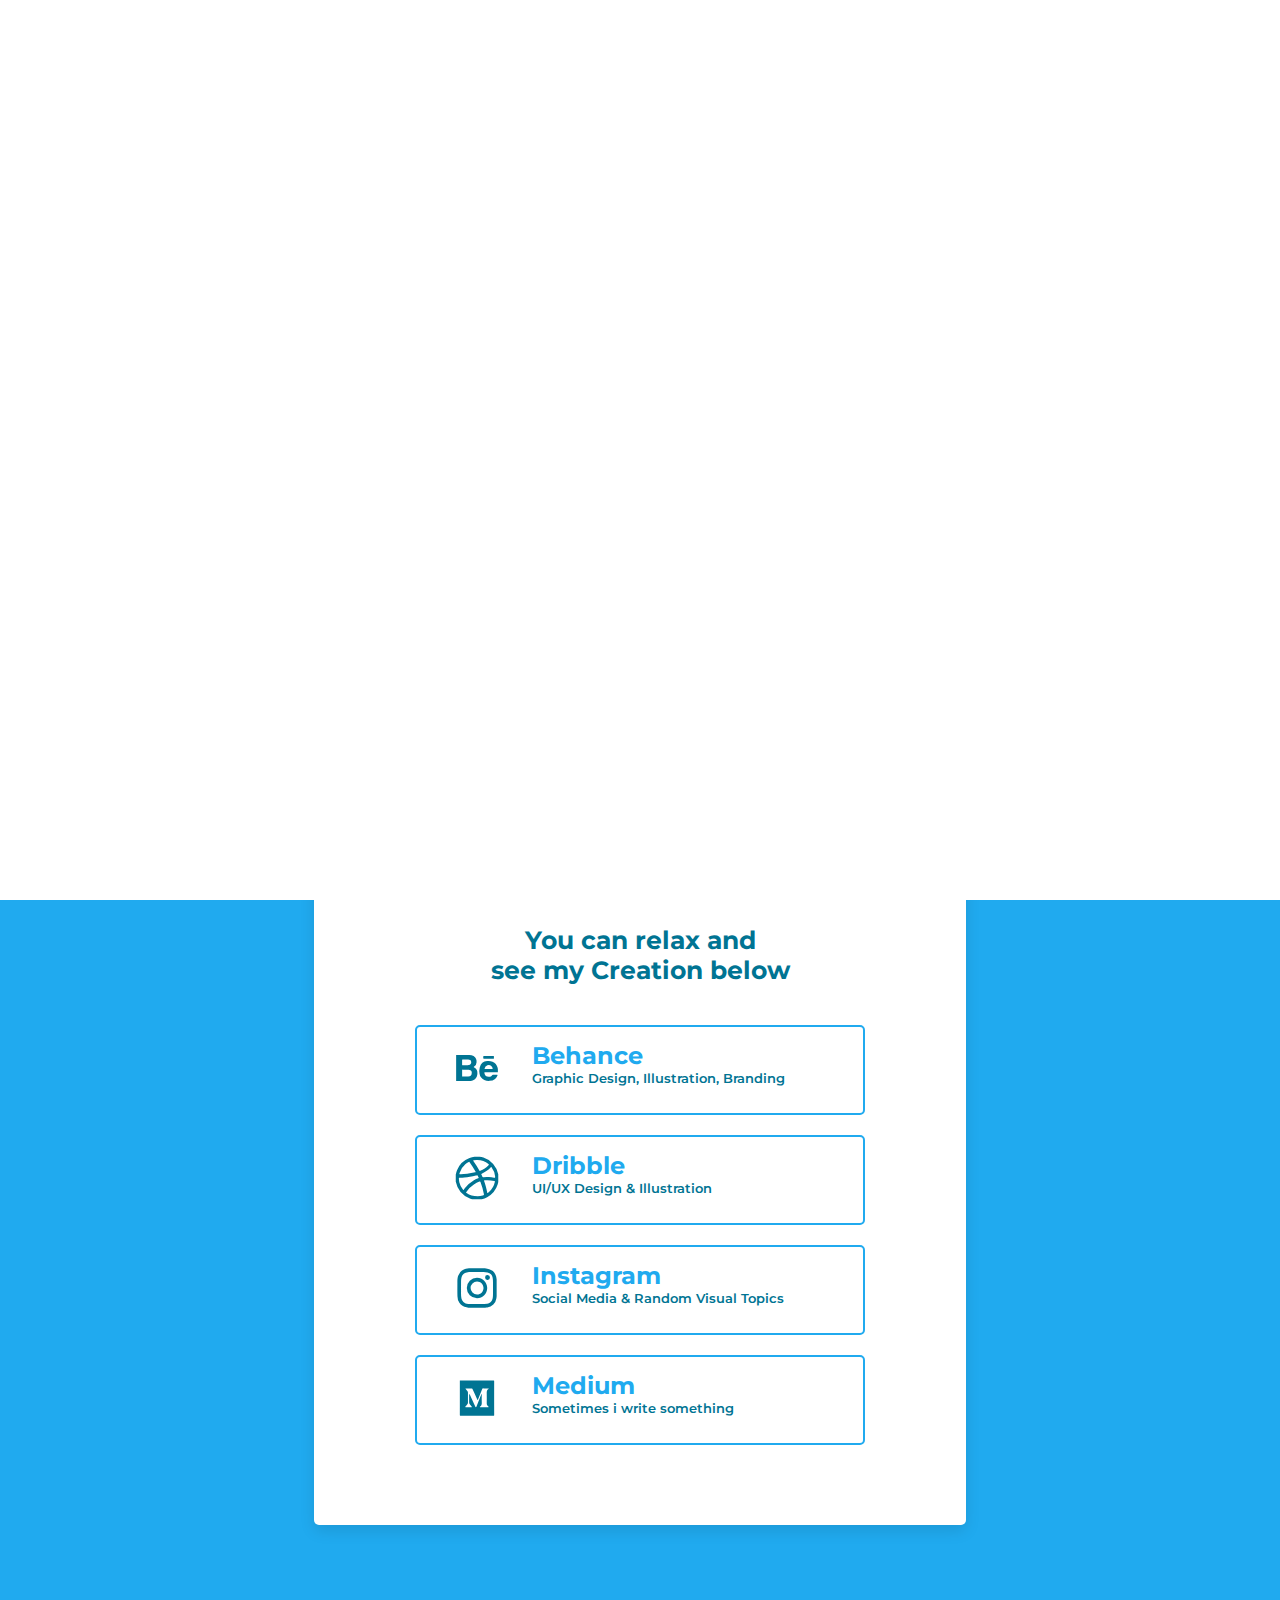
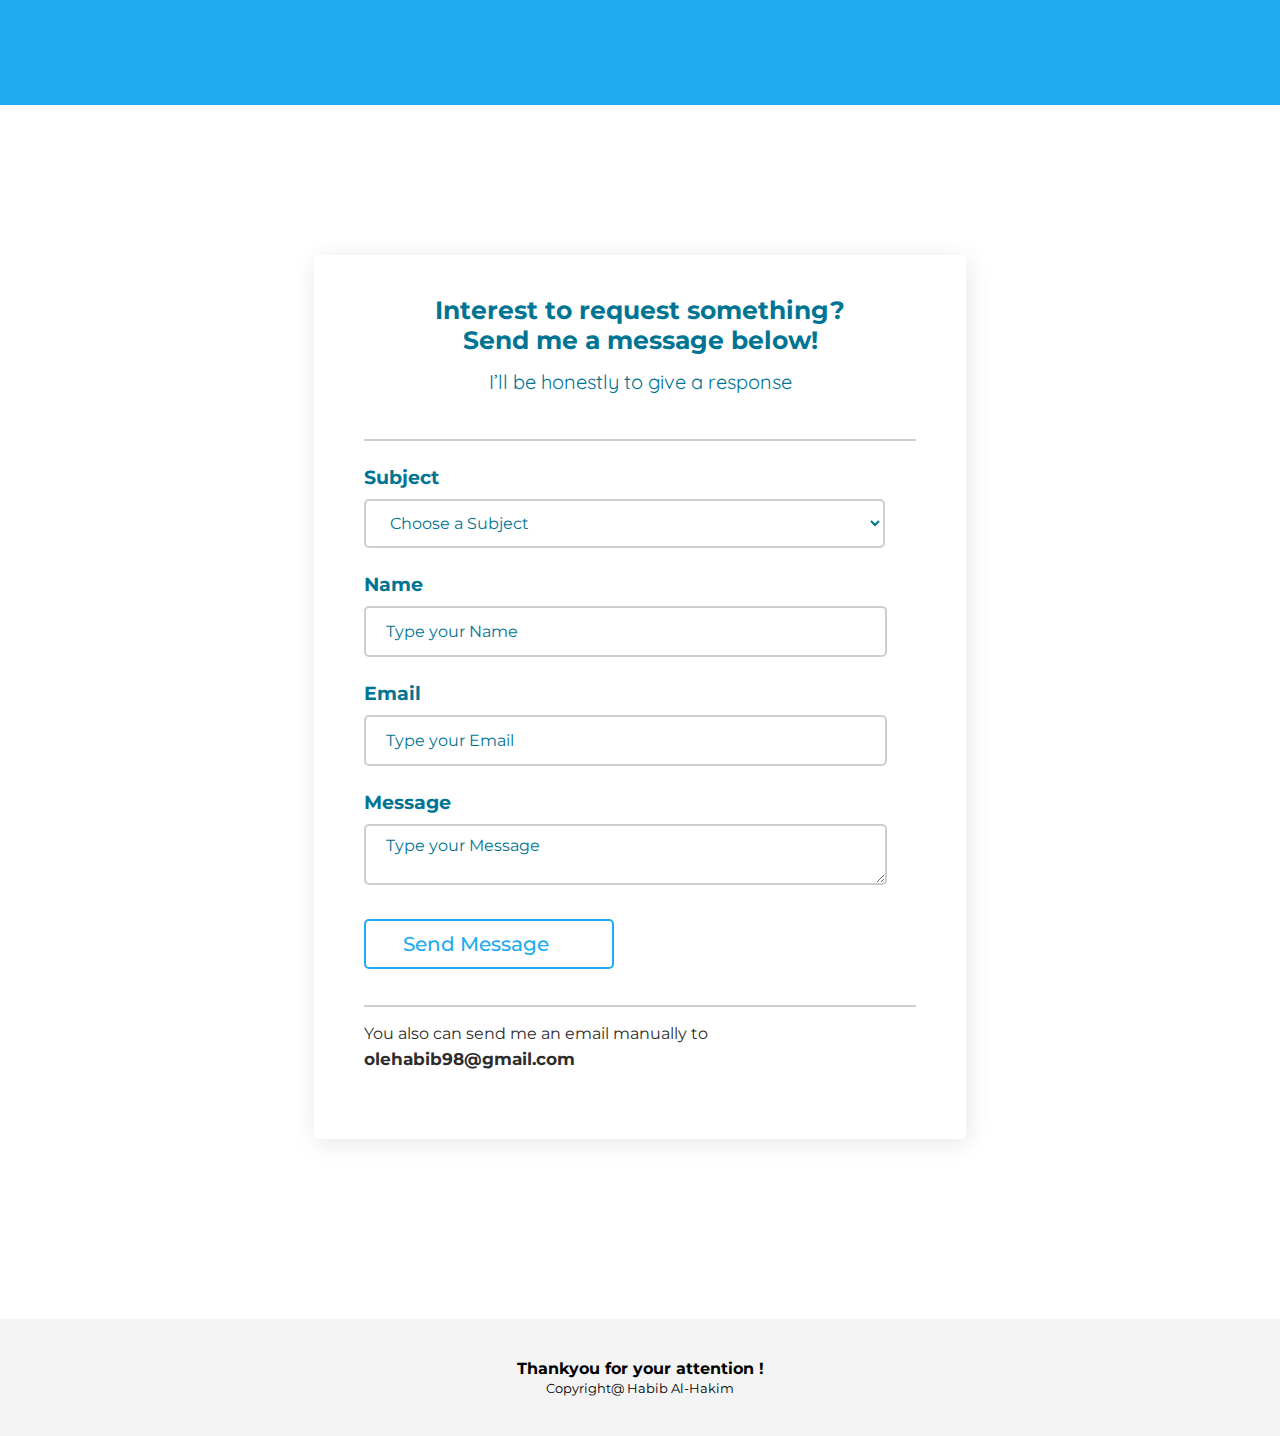
<file: index.html>
<!DOCTYPE html>
<html>
  <head>
      <meta charset="utf-8" />
      <meta content="IE=edge,chrome=1" http-equiv="X-UA-Compatible" />
      <title>Profile of Habib Al-Hakim : Reach me if you need Graphic Design, Illustration, & Website Development</title>
      <link rel="icon" href="img/icon.png" type="image/gif" sizes="16x16">
      <meta name="viewport" content="width=device-width, initial-scale=1.0, maximum-scale=1.0, user-scalable=no" />

      <link rel="stylesheet" href="https://use.fontawesome.com/releases/v5.6.3/css/all.css" integrity="sha384-UHRtZLI+pbxtHCWp1t77Bi1L4ZtiqrqD80Kn4Z8NTSRyMA2Fd33n5dQ8lWUE00s/" crossorigin="anonymous">
      <link rel="stylesheet" href="css/habib.css">
      <link href="https://fonts.googleapis.com/css?family=Quicksand" rel="stylesheet">
      <link href="https://fonts.googleapis.com/css?family=Montserrat:500,600,700" rel="stylesheet">

          <meta name="description" content="The profile of Habib Al-Hakim as a means of Branding on the fields of Graphic Design, Illustration, and Website Development"
      />
          <meta property="og:type" content="website">
          <meta property="og:title" content="Profile of Habib Al-Hakim (olehabib)">
          <meta property="og:url" content="http://olehabib.github.io">
          <meta property="og:image" content="http://olehabib.github.io/img/profile.png" />
          <meta name="theme-color-olehabib" content="#14BAF4">
  </head>
  <body>
    <div itemscope itemtype="http://schema.org/Person">
      <meta itemprop="name" content="Habib Al-Hakim"/>
      <meta itemprop="name" content="olehabib"/>
    </div>
      <div itemscope itemtype="http://schema.org/CreativeWork">
        <meta itemprop="image" content="https://olehabib.github.io/" />
        <meta itemprop="author" content="Habib Al-Hakim" />
        <meta itemprop="author" content="olehabib" />
        <meta itemprop="publisher" content="Habib Al-Hakim" />
        <meta itemprop="publisher" content="olehabib" />
        <meta itemprop="about" content="design" />
        <meta itemprop="about" content="website" />
        <meta itemprop="creator" content="olehabib" />
      </div>
    <div id="preloader">
    </div>
    <header class="container" style="padding-top: 12%; padding-bottom: 13%; margin-bottom: 20px">
      <div class="foto">
        <img id="mydiv" class="foto i00" alt="Profile Picture @olehabib - Habib Al-hakim" title="@olehabib - Habib Al-hakim" src="img/profile.png">
        <img id="mydiv1" class="foto i0" alt="Profile Picture @olehabib - Habib Al-hakim" title="@olehabib - Habib Al-hakim" src="img/profile2.png"  style="display: none;">
      </div>
      <div class="about">
        <h1>Hello!<br>Nice to meet you</h1>
        <p style=""><b>My name is Habib Al-Hakim,</b> you can call me Habib. I currently live in Surabaya, working full time as a UI / UX Designer and love to explore Illustrations</p>
        
          <button class="btn1 btnx" id="btn1" aria-label="Read more Linkedin">
          <a target="_blank" rel="nofollow noopener" title="Linkedin Habib Al-Hakim" href="https://www.linkedin.com/in/habib-al-hakim-a097aa172/">
            <i class="fab fa-linkedin"></i>
            <span style="font-family: Montserrat; font-weight: 500; font-size: 15pt; vertical-align: middle;">Read more</span>
            <i class="fas fa-angle-right"></i>
            </a>
          </button>
      </div>
    </header>

    <main>
    <div>
    <div style="background-color: #20AAEF;">
      <div class="container" style="position: relative; margin-top: 30px;">
        <div class="blue" style="height: auto; width: auto;">

          <div class="whitecard" style="text-align: center; margin-top: 60px">
            <h2 class="x" style="margin-bottom: 40px; margin-top: 10px; color: #007493">You can relax and<br>see my Creation below</h2>
            <div style="height: 110px">
              <button  id="btn2" class="btn1 expand_btn">
                <a class="containers" target="_blank" rel="nofollow noopener" title="Behance Habib Al-Hakim" href="https://www.behance.net/olehabib">
                  <div class="icon">
                    <img alt="Logo of Behance" src="img/be.svg">
                  </div>
                  <div class="text">
                    <span class="span-head-btn">Behance</span>
                    <br><span id="p" class="span-text-btn">Graphic Design, Illustration, Branding</span>
                  </div>
                  <div class="arrow">
                    <i class="fas fa-angle-right"></i>
                  </div>
                </a>
              </button>
            </div>

            <div style="height: 110px">
              <button  id="btn2" class="btn1 expand_btn">
                <a class="containers" rel="nofollow noopener" title="Dribble Habib Al-Hakim" target="_blank" href="https://dribbble.com/olehabib">
                  <div class="icon">
                    <img  alt="Logo of Dribble" src="img/dr.svg">
                  </div>
                  <div class="text">
                    <span class="span-head-btn">Dribble</span>
                    <br><span id="p" class="span-text-btn">UI/UX Design & Illustration</span>
                  </div>
                  <div class="arrow">
                    <i class="fas fa-angle-right"></i>
                  </div>
                </a>
              </button>
            </div>

            <div style="height: 110px">
              <button id="btn2" class="btn1 expand_btn">
                <a class="containers" target="_blank" rel="nofollow noopener" title="Instagram Habib Al-Hakim / @olehabib" href="https://www.instagram.com/olehabib">
                  <div class="icon">
                    <img  alt="Logo of Instagram" src="img/in.svg">
                  </div>
                  <div class="text">
                    <span class="span-head-btn">Instagram</span>
                    <br><span id="p" class="span-text-btn">Social Media & Random Visual Topics</span>
                  </div>
                  <div class="arrow">
                    <i class="fas fa-angle-right"></i>
                  </div>
                </a>
              </button>
            </div>

            <div style="height: 110px">
              <button id="btn2" class="btn1 expand_btn">
                <a class="containers" target="_blank" rel="nofollow noopener" title="Medium Habib Al-Hakim" href="https://medium.com/@olehabib">
                  <div class="icon">
                    <img alt="Logo of Medium" src="img/me.svg">
                  </div>
                  <div class="text">
                    <span class="span-head-btn">Medium</span>
                    <br><span id="p" class="span-text-btn">Sometimes i write something</span>
                  </div>
                  <div class="arrow">
                    <i class="fas fa-angle-right"></i>
                  </div>
                </a>
              </button>
            </div>

          
          </div>
        </div>
      </div>

      
      </div>
      
    </div>

      <div class="container" style="margin-top: 30px;">
        <div class="white" style="height: auto; width: auto;">
          <div class="form">
            <div class="inside">
              <h2 class="x copy" style="margin-bottom: 10px; text-align: center;margin-top: 10px; color: #007493">Interest to request something?<br>Send me a message below!</h2>
              <p class="copy" style="text-align: center; margin-top: 0; margin-bottom: 40px">I’ll be honestly to give a response</p>
              <hr style="border-top: 2px solid #CECECE;">
            </div>
            
            
            
            <form class="gform" method="POST" data-email="habibsukses98@gmail.com"
              action="https://script.google.com/macros/s/AKfycby6QdgF0TvzRXylnam7iNfLwLzbkmQCsZ9bH_o3buL2Oqjs8_yn/exec">
                                <!-- The Modal -->
                  <div id="myModal4" class="modal thankyou_message">
                    <div class="modal-content-m" style="margin-top:">
                      <span class="close">&times;</span>
                      <div class="content" style="text-align: center;padding-top: 130px">
                      <i style="font-size: 60pt" class="far fa-check-circle"></i>
                      <h4 class="span-head-btn" style="margin-top: -30px; padding-bottom: 40px; padding-top: 40px; ">Your message<br>was sent successfully</h4>
                      </div>
                    </div>
                  </div>

              <div class="inside">
              <h4 class="span-head-btn" style="font-size: 14pt; font-style: bold; margin-bottom: 10px; ">Subject</h4>
              <select name="subject" id="subject" class="span-head-btn" style="font-weight: 400; font-size: 12pt; ">
                <option selected hidden value="Default">Choose a Subject</option>
                <option value="Graphic Design">Graphic Design</option>
                <option value="Illustration">Illustration</option>
                <option value="Web Development">Web Development</option>
                <option value="Graphic Design & Illustration">Graphic Design & Illustration</option>
                <option value="Illustration & Web Development">Illustration & Web Development</option>
                <option value="Web Development & Graphic Design">Web Development & Graphic Design</option>
                <option value="All Topics">All Topics</option>
              </select>

              <h4 class="span-head-btn" style="font-size: 14pt; font-style: bold; margin-bottom: 10px">Name</h4>
              <input  name="name" id="name" class="span-head-btn" style="font-weight: 400; font-size: 12pt;" required placeholder="Type your Name"></input>

              <h4 class="span-head-btn" style="font-size: 14pt; font-style: bold; margin-bottom: 10px">Email</h4>
              <input  name="email"  type="email" class="span-head-btn" style="font-weight: 400; font-size: 12pt;" placeholder="Type your Email"></input>

              <div style="width: 100%">
              <h4 class="span-head-btn" style="font-size: 14pt; font-style: bold; margin-bottom: 10px">Message</h4>
              <textarea  name="message" id="message" rows="4" cols="50" class="span-head-btn" style="margin-bottom: 30px; font-weight: 400; font-size: 12pt; " placeholder="Type your Message"></textarea>
              </div>
              <div style="height: 70px">
              <button class="btn1" id="btn1">
                  <span style="font-family: Montserrat; font-weight: 500; font-size: 15pt; vertical-align: middle;">&nbsp;Send Message</span>
                  <i class="fas fa-angle-right"></i>
              </button>
              </div>
              <hr style="border-top: 2px solid #CECECE;">
              <h4 class="span-head-btn" style="font-style: bold; margin-bottom:0; margin-top: 10px; font-weight: 400; font-size: 12pt;color: #2D2D2D; text-align: left;">You also can send me an email manually to</h4>
              <a href="mailto:olehabib98@gmail.com" target="_top">
              <h4 class="span-head-btn mail" style=" font-style: bold; margin-bottom: 10px; margin-top:5px;width: auto; font-size: 13pt; text-align: left;">olehabib98@gmail.com</h4></a>
              </div>
              </div>
            </form>
          </div>
        </div>
      </div>
      </main>

      <footer>
      <div class="copy" style="background-color: #F4F4F4; padding: 30px;">
        <h4 class="span-head-btn" style="font-size: 12pt !important; font-style: bold; margin-bottom:0; margin-top: 10px;">Thankyou for your attention !</h4>
        <h4 class="span-head-btn" style="font-size: 10pt !important; font-style: bold; margin-bottom: 10px; margin-top:2px;width: auto; font-weight: 400;  ">Copyright@ Habib Al-Hakim</h4>
      </div>
      </footer>



    <script src="js/jquery-3.1.1.min.js"></script>
        <script>
      var modal1 = document.getElementById('myModal1');
      var btn1 = document.getElementById("btn4");
      var modal2 = document.getElementById('myModal2');
      var btn2 = document.getElementById("btn5");
      var modal3 = document.getElementById('myModal3');
      var btn3 = document.getElementById("btn6");
      var modal4 = document.getElementById('myModal4');
      var span1 = document.getElementsByClassName("close")[0];
      var span2 = document.getElementsByClassName("close")[1];
      var span3 = document.getElementsByClassName("close")[2];
      var span4 = document.getElementsByClassName("close")[3];

      btn1.onclick = function() {
        modal1.style.display = "block";
      }
      btn2.onclick = function() {
        modal2.style.display = "block";
      }
      btn3.onclick = function() {
        modal3.style.display = "block";
      }

      span1.onclick = function() {
        modal1.style.display = "none";
      }
      span2.onclick = function() {
        modal2.style.display = "none";
      }
      span3.onclick = function() {
        modal3.style.display = "none";
      }
      span4.onclick = function() {
        modal4.style.display = "none";
        window.location.reload()
      }


      window.onclick = function(event) {
        if (event.target == modal1) {
          modal1.style.display = "none";
        }
        if (event.target == modal2) {
          modal2.style.display = "none";
        }
        if (event.target == modal3) {
          modal3.style.display = "none";
        }
        if (event.target == modal4) {
          modal4.style.display = "none";
          window.location.reload()
        }
      }
    </script>
    <script data-cfasync="false" src="form-submission-handler.js"></script>
    <script type="text/javascript">
      $('#btnClick5').on('click',function(){
                $('#btnClick5').css("background", "#14BAF4").css("color", "white");
                $('#btnClick6').css("background", "transparent").css("color", "#A8B0C6");
                $('#5').show();
                $('#6').hide();
            });
            $('#btnClick6').on('click',function(){
                $('#btnClick5').css("background", "transparent").css("color", "#A8B0C6");
                $('#btnClick6').css("background", "#14BAF4").css("color", "white");
                $('#6').show();
                $('#5').hide();
            });

            $('#btnClick3').on('click',function(){
                $('#btnClick3').css("background", "#14BAF4").css("color", "white");
                $('#btnClick4').css("background", "transparent").css("color", "#A8B0C6");
                $('#3').show();
                $('#4').hide();
            });
            $('#btnClick4').on('click',function(){
                $('#btnClick3').css("background", "transparent").css("color", "#A8B0C6");
                $('#btnClick4').css("background", "#14BAF4").css("color", "white");
                $('#4').show();
                $('#3').hide();
            });

            $('#btnClick').on('click',function(){
                $('#btnClick').css("background", "#14BAF4").css("color", "white");
                $('#btnClick2').css("background", "transparent").css("color", "#A8B0C6");
                $('#1').show();
                $('#2').hide();
            });
            $('#btnClick2').on('click',function(){
                $('#btnClick').css("background", "transparent").css("color", "#A8B0C6");
                $('#btnClick2').css("background", "#14BAF4").css("color", "white");
                $('#2').show();
                $('#1').hide();
            });

        </script>
        <script type="text/javascript">
            $('.c1').on('mouseover',function(){
                $('#i1').show();
                $('#i12').hide();
            }).mouseleave(function() {
           $('#i1').hide();
           $('#i12').show();
      });

      $('.c2').on('mouseover',function(){
                $('#i2').show();
                $('#i22').hide();
            }).mouseleave(function() {
           $('#i2').hide();
           $('#i22').show();
      });

      $('.c3').on('mouseover',function(){
                $('#i3').show();
                $('#i32').hide();
            }).mouseleave(function() {
           $('#i3').hide();
           $('#i32').show();
      });

      $('.foto').on('mouseover',function(){
                $('.i0').show();
                $('.i00').hide();
            }).mouseleave(function() {
           $('.i0').hide();
           $('.i00').show();
      });

        </script>

    <script type="text/javascript">
      $("#btn1,#btn4,#btn5,#btn6").mouseenter(function() {
          $(this).addClass("btn2");
      }).mouseleave(function() {
           $(this).removeClass("btn2");
      });

      $("#btn2,#btn3").mouseenter(function() {
          $(this).addClass("btn3");
      }).mouseleave(function() {
           $(this).removeClass("btn3");
      });
    </script>
    <script type="text/javascript">
      $(window).on('load', function() { 
        $('#preloader').delay(1000).fadeOut('slow');
      })
    </script>
    <script type="text/javascript">
      var width = $(document).width() - $('#mydiv,#mydiv1').width();
        $(document).ready(function() {

            function animateMydiv() {
                $('#mydiv,#mydiv1').animate({
                        'top': '-35px'
                    }, 1700,).animate({
                    'top': '5px'
                }, 1300,animateMydiv);
            }
            animateMydiv();
        });
    </script>
     <script src="main.js"></script>
  </body>
</html>
</file>
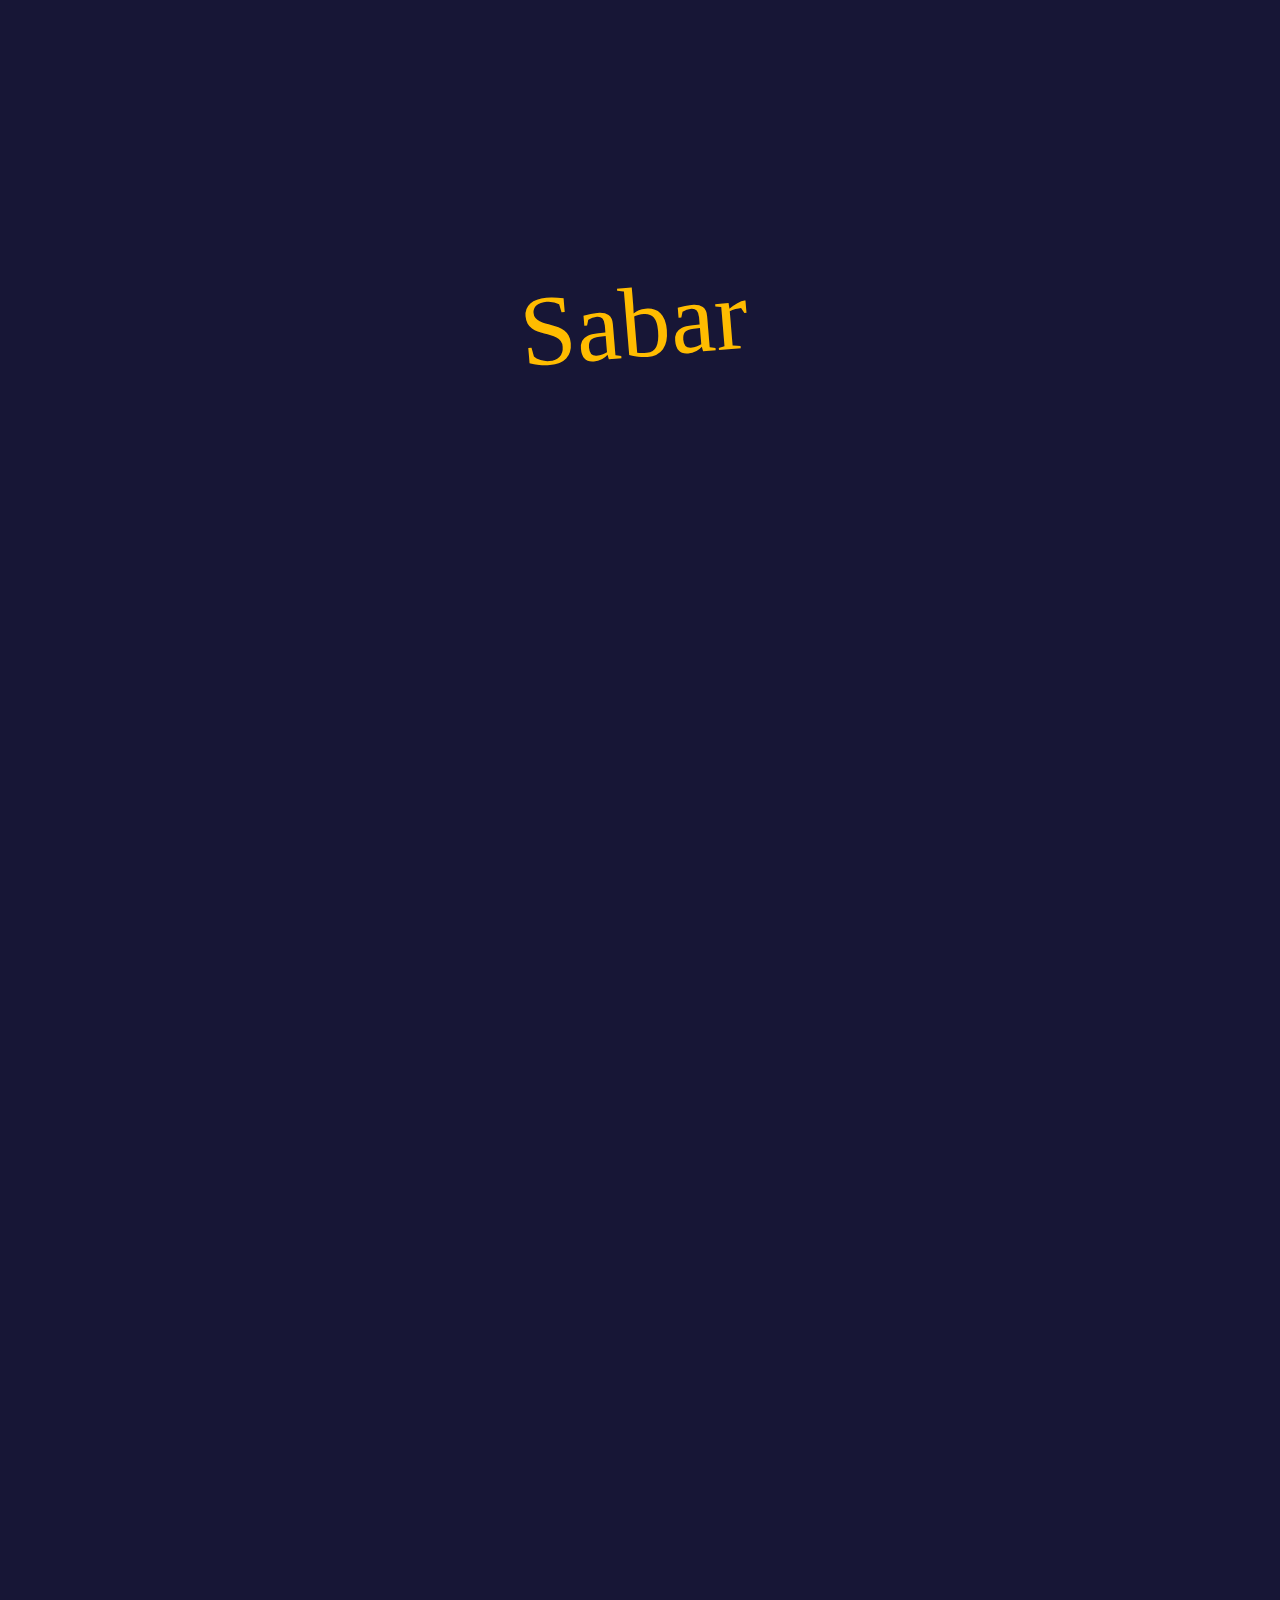
<file: frontend/galaxy/index.html>
<html>
  <head>
  	<meta charset="utf-8">
    <meta name="viewport" content="width=device-width, initial-scale=1, shrink-to-fit=no">
  </head>
  <body>
  	<div style="background-color: #171636; background-size: 100%; color:white;margin: -8px; ">
  		<div style="text-align: center; padding-top: 20%; padding-bottom: 100%; ">
  			<img src="img/sabar.svg" style="width: 250px;">
  		</div>
  	</div>
  </body>
 </html>
</file>
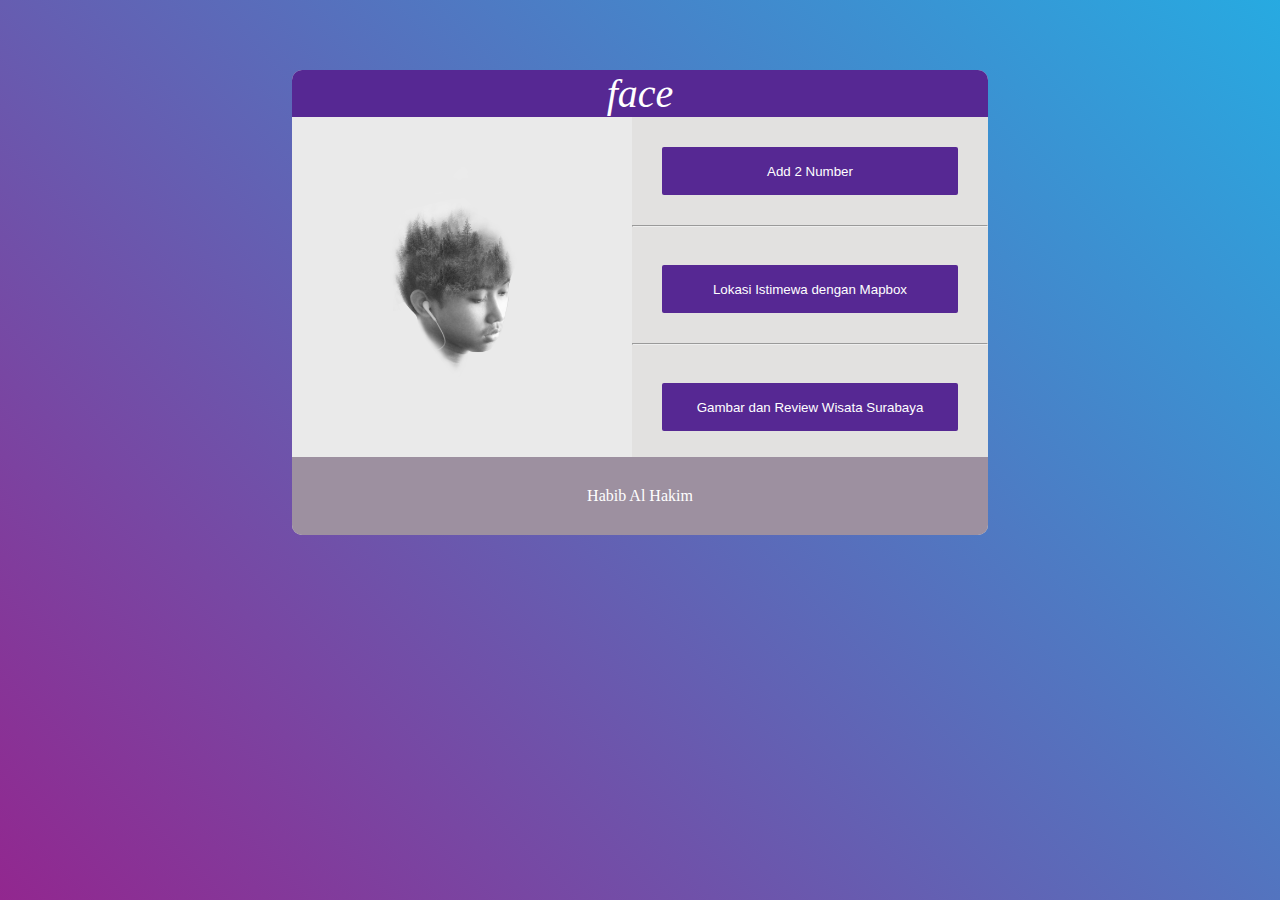
<file: frontend/mws/index.html>
<html>
 <head>
  <meta name="viewport" content="width=device-width, initial-scale=1.0">
  <link href="https://fonts.googleapis.com/icon?family=Material+Icons" rel="stylesheet">
  <link rel="stylesheet" type="text/css" href="index.css">
  <link rel="manifest" href="/manifest.json">
  <title>MWS 2018</title>
  <style>
     
   </style>

  </head>
  <body >
  <div class="card" style="margin-top: 10px;">
   <div class="container">  
     <div class='menu'>
       <i style="color:white; padding:22px; font-size:30pt;" class="material-icons">face</i>
     </div>  
     <div class='sidebar'>
     <img src="image/img.jpg" > 
     </div>
     <div class='konten-con'>
       <div class='konten'>
         <a href="addnumber/add2number.html" >
           <button>Add 2 Number</button>
         </a>
       </div>
        <hr>
       <div class='konten'>
         <a href="leaflet/leaflet2.html">
           <button>Lokasi Istimewa dengan Mapbox</button>
         </a>
       </div>
       <hr>
       <div class='konten'>
         <a href="tugas3/index.html">
           <button>Gambar dan Review Wisata Surabaya</button>
         </a>
       </div>  
      </div>  
     <div style="text-align: center; padding: 30px; color:white" class='footer'>Habib Al Hakim</div> 
   </div> 
   </div>
   <script src="main.js"></script>
 </body> 
 </html>
</file>
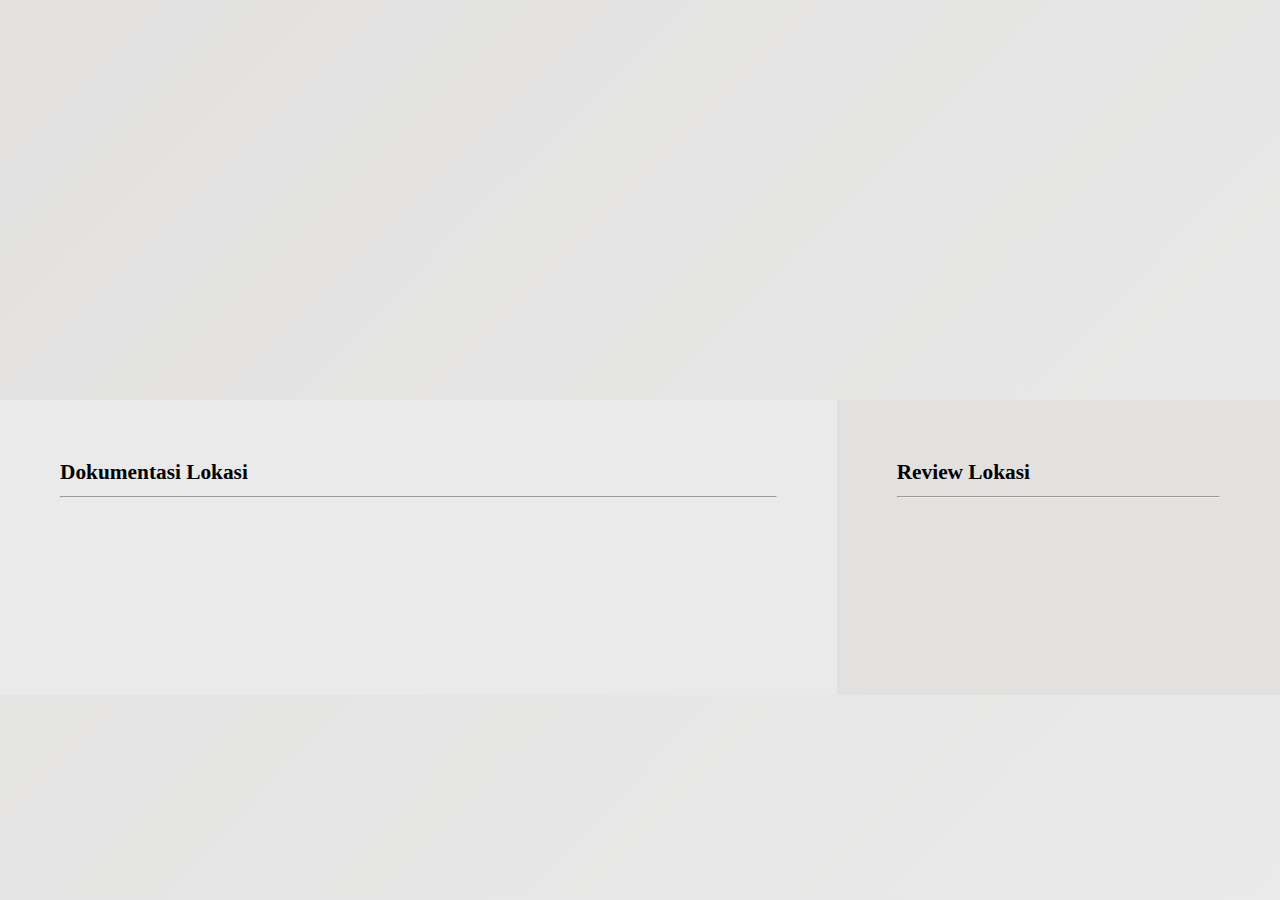
<file: frontend/mws/tugas3/index.html>
<!DOCTYPE>
<html>

<head>
  <meta name="viewport" content="width=device-width, initialscale=1.0, user-scalable=no" />
  <link rel="stylesheet" type="text/css" href="../leaflet/leaflet2.css">
  <link rel="stylesheet" href="https://unpkg.com/leaflet@1.3.4/dist/leaflet.css"
    integrity="sha512-puBpdR0798OZvTTbP4A8Ix/l+A4dHDD0DGqYW6RQ+9jxkRFclaxxQb/SJAWZfWAkuyeQUytO7+7N4QKrDh+drA=="
    crossorigin=""/>
  <script src="https://unpkg.com/leaflet@1.3.4/dist/leaflet.js"
    integrity="sha512-nMMmRyTVoLYqjP9hrbed9S+FzjZHW5gY1TWCHA5ckwXZBadntCNs8kEqAWdrb9O7rxbCaA4lKTIWjDXZxflOcA=="
    crossorigin=""></script>
</head>

<body>
  <div class='containermaps'>
    <div class='peta' id='mapid'> </div>
    <div class='gambar'  style="">
      <b>Dokumentasi Lokasi</b>
      <hr>
      <div id="gmb" style=""></div>
    </div>
    <!-- <button id="get-location" type="button" name="button">dadwadawdw</button> -->
    <div class='review' >
      <b>Review Lokasi</b>
      <hr>
      <p id='review'></p>
    </div>
  </div>
  <script src="https://code.jquery.com/jquery-1.10.2.js"></script>

  <script>
  let map = L.map('mapid').setView([-7.281958,112.794677], 12);

  L.tileLayer('https://api.tiles.mapbox.com/v4/{id}/{z}/{x}/{y}.png?access_token={accessToken}', {
    attribution: 'Map data &copy; <a href="https:// www.openstreetmap.org/">OpenStreetMap</a> contributors, <a href="https://creativecommons.org/licenses/by-sa/2.0/">CC-BY-SA</a>, Imagery © <a href="https://www.mapbox.com/">Mapbox</a>',
    maxZoom: 20,
    id: 'mapbox.streets',
    accessToken: 'pk.eyJ1IjoibnZtODgiLCJhIjoiY2ptdXVtYzZxMnM0ODNrbngxaWg5N3VkbCJ9.FWiOpJXW2FjqzWayvkyxLA'
  }).addTo(map);

  // var arr_marker= [
  //   [-7.281958,112.794677, "ITS"],
  //   [-7.276297, 112.793804, "PENS"],
  //   [-7.267300, 112.783012, "Universitas Airlangga Kampus C"],
  //   [-7.319663, 112.768176, "Universitas Surabaya"],
  //   [-7.339443, 112.737620, "Universitas Kristen Petra"],
  //   [-7.285224, 112.709278, "Universitas Yos Sudarso"],
  //   [-7.281950, 112.712190, "Universitas Wijaya Kusuma"],
  //   [-7.285418, 112.631582, "Universitas Ciputra"],
  //   [-7.291231, 112.758821, "Sekolah Tinggi Teknik Surabaya"],
  //   [-7.313319, 112.727286, "Universitas Negeri Surabaya"],
  //   [-7.277272, 112.795971, "PPNS"],
  //   [-7.293211, 112.792644, "Universitas Hang Tuah"]
  // ];
  //
  // for (var i = 0; i < arr_marker.length; i++) {
  //   L.marker([arr_marker[i][0], arr_marker[i][1]]).addTo(map).bindPopup(arr_marker[i][2]);
  //   // markers.addTo(layer1); // working
  //   // markers.addTo(arr_marker[i][3]); // not working
  // };

  </script>
  <script src="js/map.js"></script>
</body>

</html>
</file>
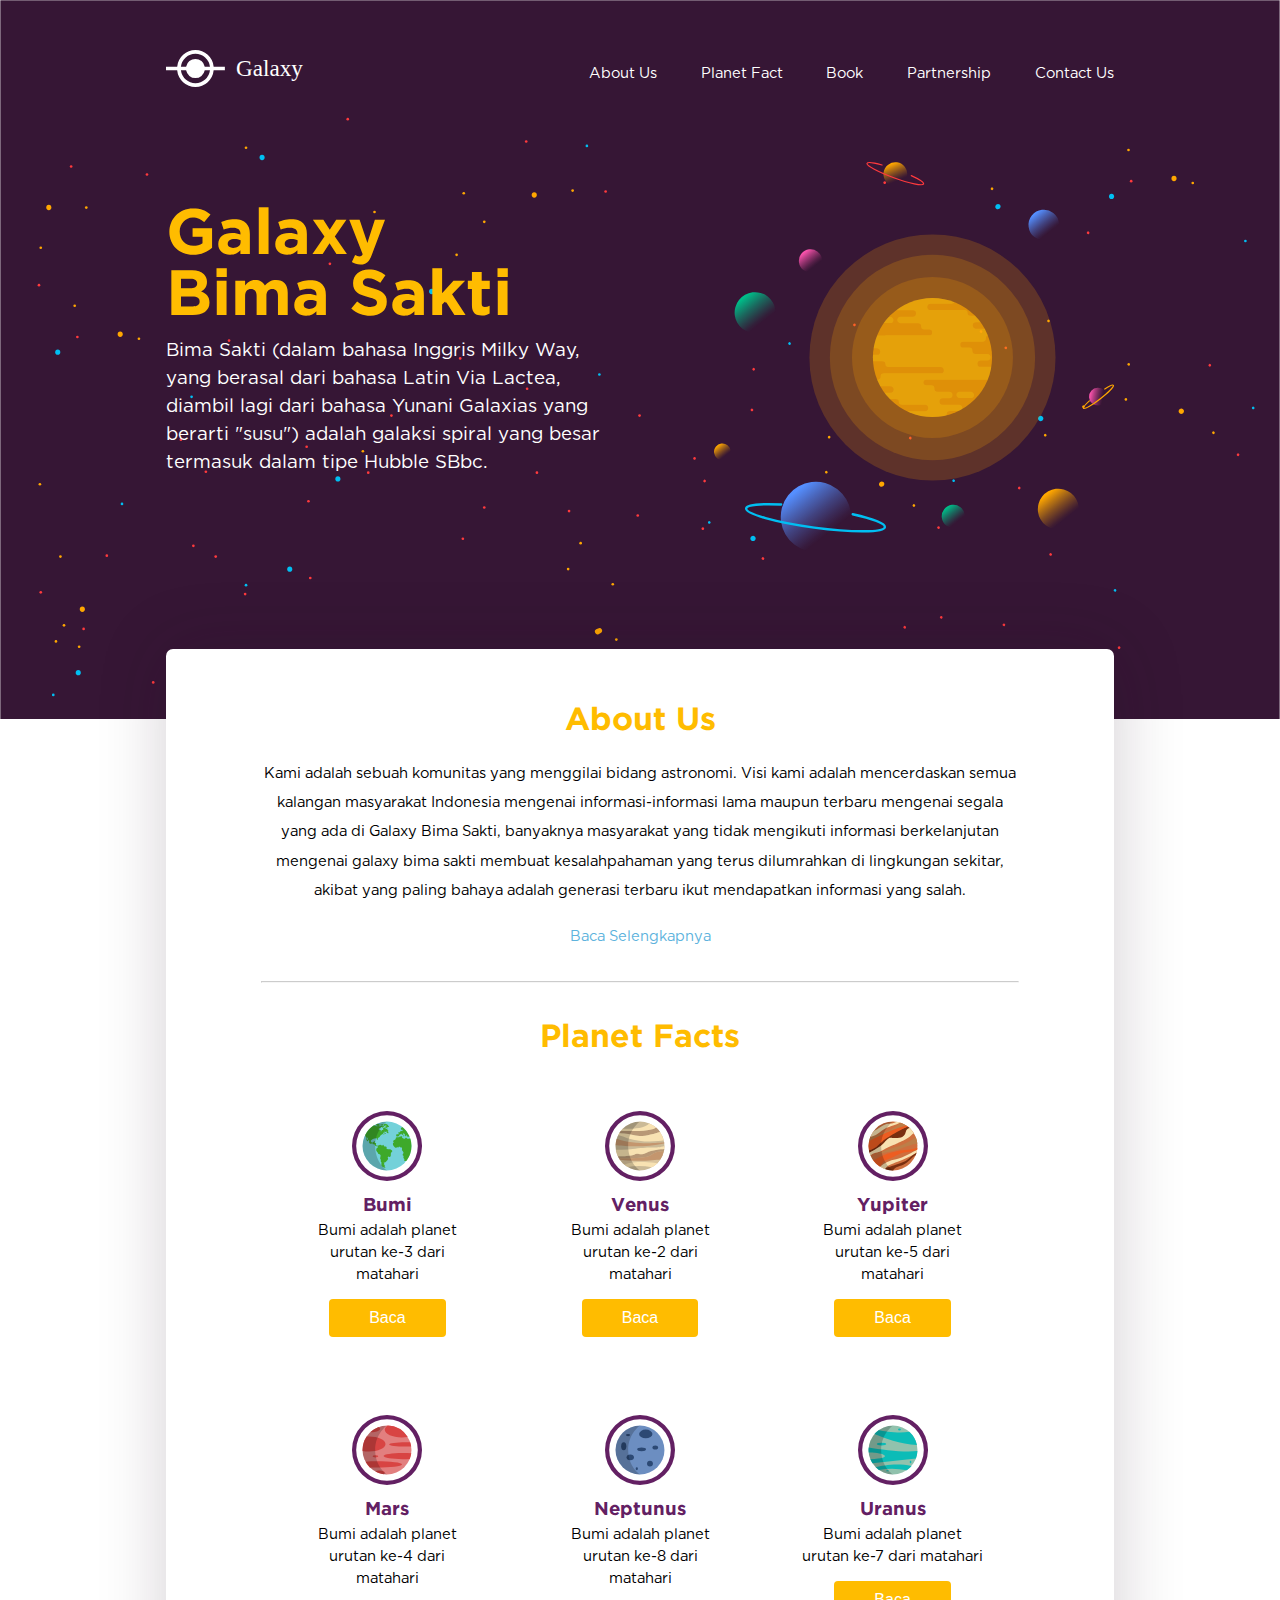
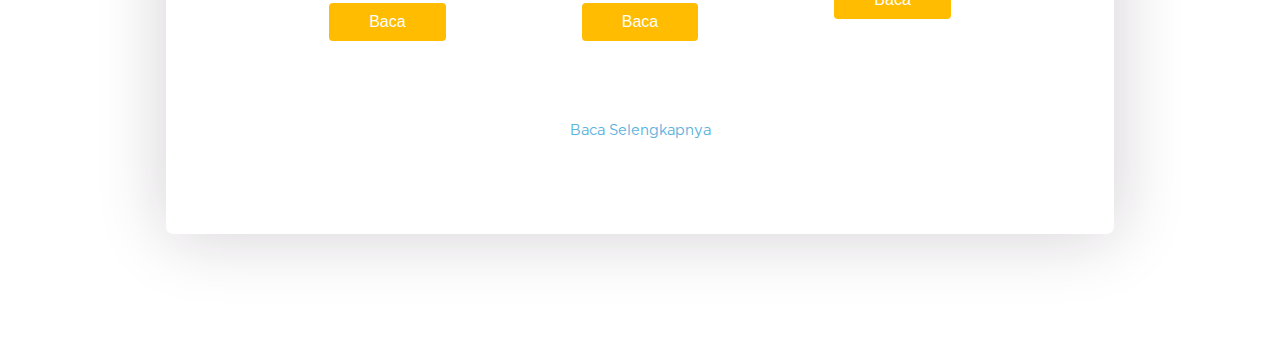
<file: frontend/galaxy/Galaxy.html>
<html>
  <head>
  	<meta charset="utf-8">
    <meta name="viewport" content="width=device-width, initial-scale=1, shrink-to-fit=no">
    <link rel="stylesheet" href="habib.css">
    <link href="https://fonts.googleapis.com/icon?family=Material+Icons" rel="stylesheet">
    <link href="https://fonts.googleapis.com/css?family=Montserrat:700" rel="stylesheet">
  </head>

  <body>
  	<div style="background: url(img/BG.svg) no-repeat top center; background-size: cover; padding-bottom: 13%; ">
  		<div class="container">
  	      <div class="navbar">
  	      	<div>
  	      		<img src="img/logo.svg" style="width:150px; text-align: left; float: left;">
  	      	</div>
  	      	<div class="nav-1">
  	      		<a class="nav-text" href="youtube.com">About Us</a>
  	      		<a class="nav-text" href="">Planet Fact</a>
  	      		<a class="nav-text" href="">Book</a>
  	      		<a class="nav-text" href="">Partnership</a>
  	      		<a class="nav-text" href="">Contact Us</a>
  	      	</div>
  	      	<div class="nav-2 right">
  	      		<div>
  	      			<div class="dropdown" style="">
					  <a class="material-icons icon" style="font-size: 25pt;" href='#' >reorder</a>
					  <div  class="dropdown-content">
					    <a class="nav-text" href="youtube.com">About Us</a>
		  	      		<a class="nav-text" href="">Planet Fact</a>
		  	      		<a class="nav-text" href="">Book</a>
		  	      		<a class="nav-text" href="">Partnership</a>
		  	      		<a class="nav-text" href="">Contact Us</a>
					  </div>
					</div>
  	      		</div>
  	      	</div>
  	      </div>
  	      
  	      
  	      <div class="utama">
  	      	<div  class="galaxy-text">
  	      		<h1 >Galaxy <br>Bima Sakti</h1>
  	      		<p class="utama-p" style="">Bima Sakti (dalam bahasa Inggris Milky Way, yang berasal dari bahasa Latin Via Lactea, diambil lagi dari bahasa Yunani Galaxias yang berarti "susu") adalah galaksi spiral yang besar termasuk dalam tipe Hubble SBbc.</p>
  	      	</div>
  	      	<div class="align-image" align="right">
  	      		<img class="galaxy" src="img/galaxy.svg" style="">
  	      	</div>
  	      	
  	      </div>
  		</div>
	</div>

	<div class="container" style="background-color: white; box-shadow:1px 1px 70px rgba(36, 16, 35, 0.2) ;padding-bottom:; position: absolute; border-radius: 7px; margin-top: -70px;">
  	     <div class="containers">
  	     	<div>
  	     		<div class="box-title">About Us</div>
  	     		<div  class="box-text" style="">Kami adalah sebuah komunitas yang menggilai bidang astronomi. Visi kami adalah mencerdaskan semua kalangan masyarakat Indonesia mengenai informasi-informasi lama maupun terbaru mengenai segala yang ada di Galaxy Bima Sakti, banyaknya masyarakat yang tidak mengikuti informasi berkelanjutan mengenai galaxy bima sakti membuat kesalahpahaman yang terus dilumrahkan di lingkungan sekitar, akibat yang paling bahaya adalah generasi terbaru ikut mendapatkan informasi yang salah.</div>
  	     		<div class="center"><a class="more" href="">Baca Selengkapnya</a></div>
  	     	</div>
  	     	<hr style="margin-top: 35px; margin-bottom: 30px; opacity: 0.5">
  	     	<div >
  	     	<div class="box-title">Planet Facts</div>

  	     	<div class="grid-box center" style="margin-top: 3%;">

  	     		<div class="center card-mar">
  	     		<div class="card">
  	     			<div style="padding: 10%">
	  	     			<div class="center"><img src="img/bumi.svg" style="width: 70px;"></div>
	  	     			<div class="box-text" style="font-family: Gotham-bold; color: #632063; font-size: 14pt;">
	  	     				Bumi
	  	     			</div>
	  	     			<div class="box-text" style="line-height: 1.5; margin-top: -5%">
	  	     				Bumi adalah planet urutan ke-3 dari matahari
	  	     			</div>
	  	     			<button><a class="a-button" href="">Baca</a></button>
  	     			</div>
  	     		</div>
  	     		</div>

  	     		<div class="center card-mar">
  	     		<div class="card">
  	     			<div style="padding: 10%">
	  	     			<div class="center"><img src="img/venus.svg" style="width: 70px;"></div>
	  	     			<div class="box-text" style="font-family: Gotham-bold; color: #632063; font-size: 14pt;">
	  	     				Venus
	  	     			</div>
	  	     			<div class="box-text" style="line-height: 1.5; margin-top: -5%">
	  	     				Bumi adalah planet urutan ke-2 dari matahari
	  	     			</div>
	  	     			<button><a class="a-button" href="">Baca</a></button>
  	     			</div>
  	     		</div>
  	     		</div>

  	     		<div class="center card-mar">
  	     		<div class="card">
  	     			<div style="padding: 10%">
	  	     			<div class="center"><img src="img/jupiter.svg" style="width: 70px;"></div>
	  	     			<div class="box-text" style="font-family: Gotham-bold; color: #632063; font-size: 14pt;">
	  	     				Yupiter
	  	     			</div>
	  	     			<div class="box-text" style="line-height: 1.5; margin-top: -5%">
	  	     				Bumi adalah planet urutan ke-5 dari matahari
	  	     			</div>
	  	     			<button><a class="a-button" href="">Baca</a></button>
  	     			</div>
  	     		</div>
  	     		</div>

  	     		<div class="center card-mar">
  	     		<div class="card">
  	     			<div style="padding: 10%">
	  	     			<div class="center"><img src="img/mars.svg" style="width: 70px;"></div>
	  	     			<div class="box-text" style="font-family: Gotham-bold; color: #632063; font-size: 14pt;">
	  	     				Mars
	  	     			</div>
	  	     			<div class="box-text" style="line-height: 1.5; margin-top: -5%">
	  	     				Bumi adalah planet urutan ke-4 dari matahari
	  	     			</div>
	  	     			<button><a class="a-button" href="">Baca</a></button>
  	     			</div>
  	     		</div>
  	     		</div>

  	     		<div class="center card-mar">
  	     		<div class="card">
  	     			<div style="padding: 10%">
	  	     			<div class="center"><img src="img/neptunus.svg" style="width: 70px;"></div>
	  	     			<div class="box-text" style="font-family: Gotham-bold; color: #632063; font-size: 14pt;">
	  	     				Neptunus
	  	     			</div>
	  	     			<div class="box-text" style="line-height: 1.5; margin-top: -5%">
	  	     				Bumi adalah planet urutan ke-8 dari matahari
	  	     			</div>
	  	     			<button><a class="a-button" href="">Baca</a></button>
  	     			</div>
  	     		</div>
  	     		</div>

  	     		<div class="center card-mar">
  	     		<div class="card">
  	     			<div style="padding: 10%">
	  	     			<div class="center"><img src="img/uranus.svg" style="width: 70px;"></div>
	  	     			<div class="box-text" style="font-family: Gotham-bold; color: #632063; font-size: 14pt;">
	  	     				Uranus
	  	     			</div>
	  	     			<div class="box-text" style="line-height: 1.5; margin-top: -5%">
	  	     				Bumi adalah planet urutan ke-7 dari matahari
	  	     			</div>
	  	     			<button><a class="a-button" href="">Baca</a></button>
  	     			</div>
  	     		</div>
  	     		</div>

  	     	</div>
  	     	<div style="margin-top: 5%" class="center"><a class="more" href="">Baca Selengkapnya</a></div>
  	     </div>
  	     </div>

  	</div>
  </div>
  <div class="extend" style="">
	</div>

  </body>
</html>
</file>
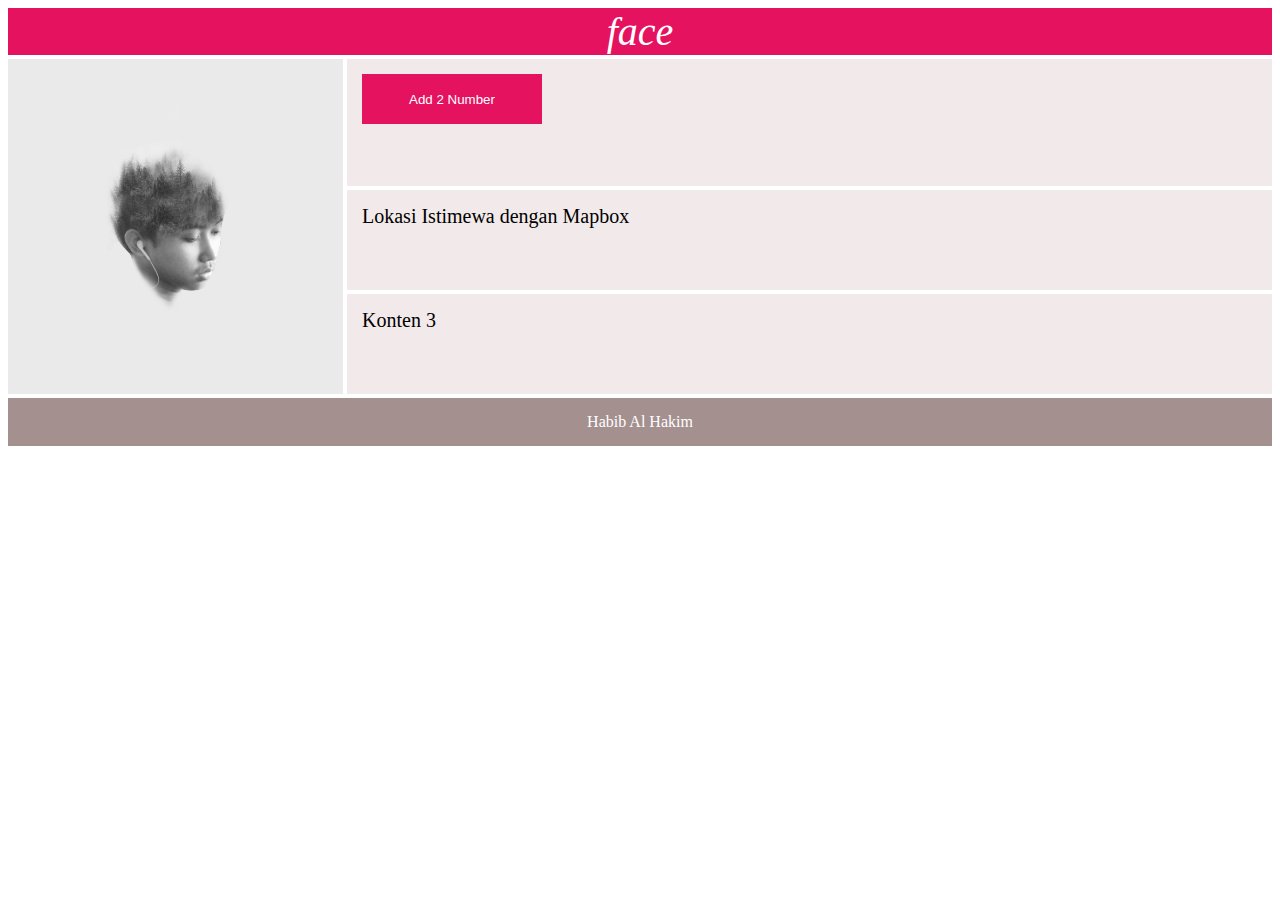
<file: frontend/mws/CSS-Grid.html>
<html>
 <head>
  <meta name="viewport" content="width=device-width, initial-scale=1.0">
  <link href="https://fonts.googleapis.com/icon?family=Material+Icons" rel="stylesheet">
  <title>Grid</title>
  <style>
     .container {
           display: grid; 
           width: 100%;
           grid-template-columns:  1fr 1fr 1fr 1fr;
           grid-template-rows: auto auto auto  auto;      
           grid-gap: 4px;
              }   

     .menu {
           background: #e5125f;      
           grid-column-start: 1;      
           grid-column-end: 5;
           text-align: center;
              }   

     .sidebar {
           background: lightyellow;      
           grid-row: 2/5;         
           grid-column: 1/2;
              }  

     .konten {
           background: #f2eaea;      
           grid-column: 2/5;
           padding: 15px;
           font-size:20px;
              }   

     .footer {
           background: #a59090;      
           grid-column: 1/5;     
           grid-row : 5/6;
               }
     button{
     		width: 180px;
     		height: 50px;
     		background-color: #e5125f;
     		border:none;
     		transition:0.5s;
     		color:white
     }

     button:hover{
     		background-color: #fc327c;

     }


     img{
     		width:335px
     }


     @media screen and (max-width:600px){
      img{
     		width:100%
    	}

      button{
     		width: 100%;
     	}
     }
   </style>

  </head>
  <body>
   <div class="container">  
     <div class='menu'>
       <i style="color:white; padding:10px; font-size:30pt;" class="material-icons">face</i>
     </div>  
     <img src="image/img.jpg" class='sidebar'> 
     <div class='konten'>
       <a href="add2number.html">
         <button>Add 2 Number</button>
       </a>
     </div>
     <div class='konten'>Lokasi Istimewa dengan Mapbox</div>  
     <div class='konten'>Konten 3</div>    
     <div style="text-align: center; padding: 15px; color:white" class='footer'>Habib Al Hakim</div> 
   </div> 
 </body> 
 </html>
</file>
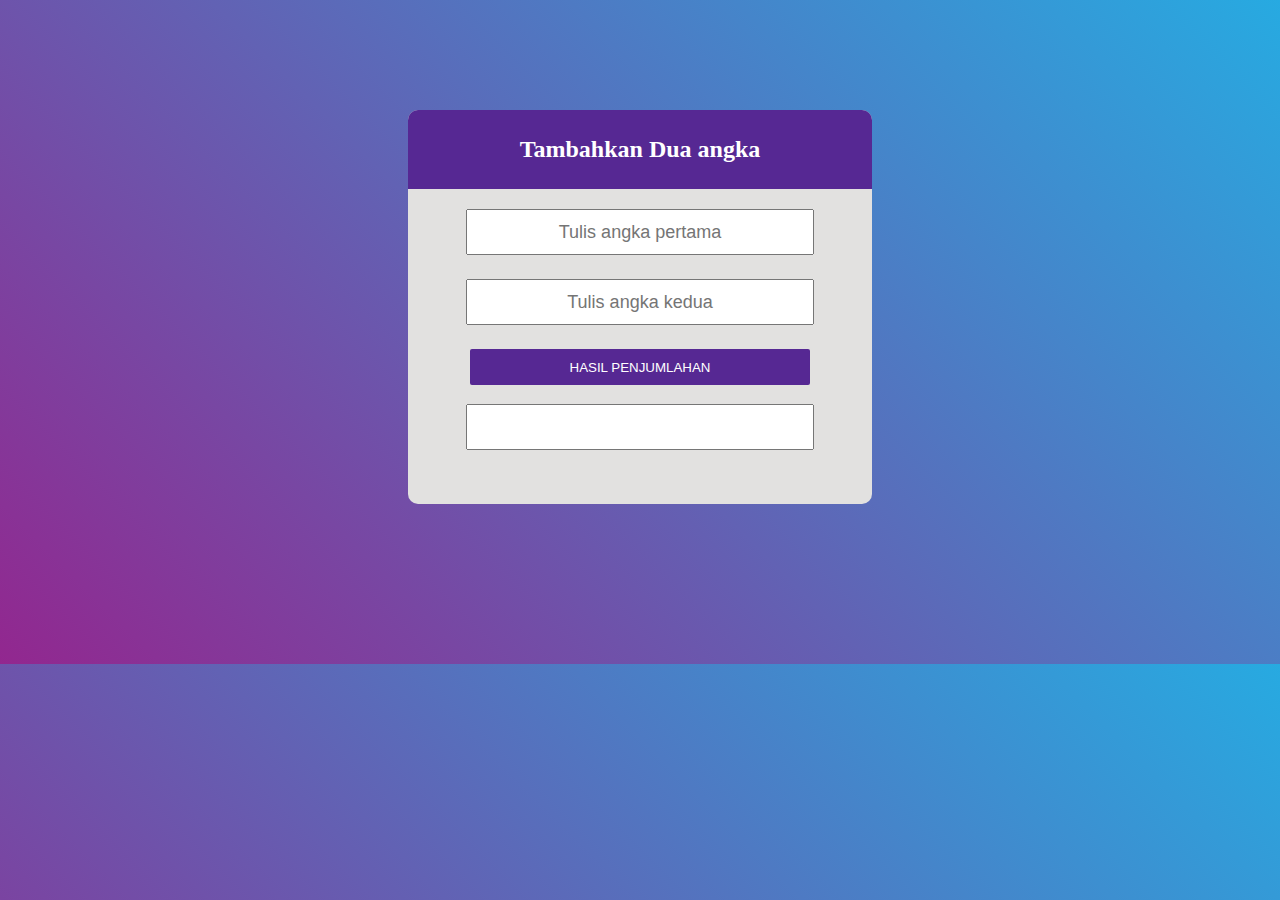
<file: frontend/mws/addnumber/add2number.html>
<!doctype html>
<html>
  <head>
    <meta name="viewport" content="width=device-width, initial-scale=1">
    <title>add2numbers</title>
    <link rel="stylesheet" type="text/css" href="../index.css">
    <style>
    	input {
	    	font-size: large
	    }
    </style>
  </head>
  <body>
  	<div style="margin-bottom: 100px; margin-top: 50px">
   <div class="cardadd" style="margin-top: 10px;">
   <div class="containeradd">  
    <div class='menuadd'>
       <h1 style="color:white; padding:10px; font-size:18pt;">Tambahkan Dua angka</h1>
     </div>  
    
	<div class="calc">
	  <input type="text" size="5" placeholder="Tulis angka pertama" /> 
	</div>

	<div class="calc">
	  <input type="text" size="5" placeholder="Tulis angka kedua" />
	</div>

	<div class="calc">
	 <button style="width: 80%"> HASIL PENJUMLAHAN</button>
	</div>

	<div class="calc" style="margin-bottom: 50px;margin-top: -15px;">
	 <input type="text" size="5" readonly /> 
	 <P id="message"></P>
	</div>

	</div>
	</div>
	</div>
	
	<script src="add2numbers.js"></script>
	
  </body> 
</html>
</file>
<file: css/habib.css>
body{
  padding: 0;
  margin: 0;
}
.x{
    font-size: 25px !important;
  }
.copy{
  text-align: center;
}
.modal {
  display: none; /* Hidden by default */
  position: fixed; /* Stay in place */
  border: none;
  z-index: 4; /* Sit on top */
  padding-top: 20px; /* Location of the box */
  left: 0;
  top: 0;
  width: 100%; /* Full width */
  height: 100%; /* Full height */
  overflow: auto; /* Enable scroll if needed */
  background-color: rgba(0,0,0,0.4); /* Black w/ opacity */
  
}



/* Modal Content */
.modal-content {
  background-color: #fefefe;
  margin: auto;
  padding: 20px;
  width: 70%;
  border-radius: 5px;
}
.modal-content-m {
  background-color: #fefefe;
  margin: auto;
  margin-top: 60px;
  padding: 20px;
  width: 40%;
  border-radius: 5px;
}

.content{
  padding: 30px 130px 70px 130px;
  text-align: left;
}

/* The Close Button */
.close {
  color: #aaaaaa;
  float: right;
  font-size: 28px;
  font-weight: bold;
}

.close:hover,
.close:focus {
  color: #000;
  text-decoration: none;
  cursor: pointer;
}
hr {
    display: block;
    height: 1px;
    border: 0;
    border-top: 2px solid white;
    margin: 1em 0;
    padding: 0; 
}
h1{
  font-family: Montserrat; 
  font-weight: 700; 
  font-size: 32pt; 
  margin-bottom: 0;

}

h2{
  font-family: Montserrat; 
  font-weight: 700; 
  font-size: 28pt; 
  margin-bottom: 0;
}

p{
  font-family: Quicksand;
  line-height: 1.7; 
  font-size: 15pt;
}

#preloader {
  position: fixed;
  top: 0;
  left: 0;
  right: 0;
  bottom: 0;
  background-color: #fff;
  z-index: 99;
}

::-moz-selection {
  background-color: white;
  color: #3040A4;
}

/* Works in Safari */
::selection {
  background-color: #32CFF9;
  color: #3040A4;
}
i{
  font-size: 20pt;
  margin-right: 15px;
  margin-left: 15px;
  vertical-align: middle;
}
.container{
  display: grid; 
  width: 100%;
  grid-template-columns:  1fr 1fr 1fr 1fr 1fr 1fr 1fr 1fr;
  grid-template-rows: auto auto;
  grid-gap: 30px;
  }   

.containers{
  display: grid; 
  width: 100%;
  grid-template-columns:  1fr 1fr 1fr 1fr 1fr 1fr 1fr 1fr;
  grid-template-rows: auto auto;
  } 

.foto{
  grid-row: 1/2;      
  grid-column: 2/4;
  text-align: center;
  }   

input:-internal-autofill-previewed, input:-internal-autofill-selected, textarea:-internal-autofill-previewed, textarea:-internal-autofill-selected, select:-internal-autofill-previewed, select:-internal-autofill-selected {
    background-color:white !important;
}

input, select, textarea{
    width:90%;
    height: 45px;
    border:solid 2px #CECECE;
    border-radius: 5px;
    padding-left: 20px;
    color: #007493;
    background-color: white;
    
    -ms-box-sizing:content-box;
    -moz-box-sizing:content-box;
    box-sizing:content-box;
    -webkit-box-sizing:content-box; 
}

::placeholder{
  color: #007493;
}
textarea{
  padding-top: 10px;
}


.about{    
  grid-row: 1/2;           
  grid-column: 4/8;
  }  

.blue{
  grid-column:2/8;
  background-color: transparent; 
  padding: 100px 150px 150px 150px;
}

.white{
  grid-column:2/8;
  background-color: transparent; 
  margin-top: 50px; 
  padding: 70px 150px 150px 150px;
}

.form{
  background-color: white;
  padding: 30px 0px 60px 0px;
  color: #007493;
  box-shadow: 2px 4px 25px rgba(0,0,0,0.1);
  border-radius: 5px;
}


.mail{
  color: #2D2D2D;
  transition: 0.2s;
}

.mail:hover{
  color: #14BAF4;
}
.inside{
  margin: 0px 50px 0px 50px;
}

.whitecard{
  background-color: white;
  box-shadow: 0px 6px 15px rgba(0,0,0,0.1); 
  border-radius: 5px;
  height: auto;
  padding: 50px 20px 60px 20px;
  transition: 0.4s;

}


.containerss{
  display: grid; 
  width: 100%;
  grid-template-columns:  1fr 1fr 1fr 1fr 1fr 1fr;
  grid-template-rows: auto auto auto;
  grid-gap: 14px;
  margin-bottom: 50px;
  } 

.card{
  background-color: white;
  box-shadow: 0px 6px 15px rgba(0,0,0,0.1); 
  border-radius: 5px;
  width: auto;
  margin-bottom: 10px;
  text-align: center;
  padding: 30px 10px 25px 10px;
  transition: 0.4s;
}

.card:hover{
  padding-top: 23px;
  box-shadow: 0px 16px 25px rgba(0,0,0,0.1);
}

.c1{
  grid-column:1/3;
}
.c2{
  grid-column:3/5;
}
.c3{
  grid-column:5/7;
}

.expand_btn{
  width: 450px !important;
  height: 90px !important;
  margin-bottom: 30px;
}
.icon{
   grid-column:1/3;
   grid-row:1/-1;
   height: 100%;
   text-align: center;
}

.icon img{
  width: 60px; 
}
.text{
  grid-column:3/8;
  vertical-align: middle;
  grid-row:1/-1;
  text-align: left;
  margin-top: 3px;
}

.arrow{
  grid-column:8/9;
  vertical-align: middle;
  grid-row:1/-1;
  margin-top: 14px;
}
.btns{
  border-radius: 5px;
  border:2px;
  background-color: transparent;
  color: #20AAEF;
  width:auto;
  height: 30px;

}
.btn1{
  border-radius: 5px;
  border: #20AAEF solid 2px;
  background-color: transparent;
  color: #20AAEF;
  width: 250px;
  height: 50px;
  transition: 0.3s;
}
.btn2{
  border-radius: 5px;
  border: none;
  background-color:#20AAEF;
  color: white !important;
  width: 250px;
  height: 50px;
  margin-top: -5px;
  box-shadow: 0px 4px 15px #B7B7B7;
  transition: 0.1s;

}

.btn3{
  border-radius: 5px;
  border: none;
  background-color:#20AAEF;
  color: white !important;
  width: 250px;
  height: 50px;
  margin-top: -5px;
  box-shadow: 0px 4px 15px #B7B7B7;
  transition: 0.1s;

}

.span-head-btn{
  font-family: Montserrat; 
  font-weight: 700; 
  font-size: 18pt;
}
.span-text-btn{
  font-family: Montserrat;
  font-weight: 600; 
  font-size: 10pt; 
  color: #007493;
}
.foto{
  width: 100%;
  position:relative;
}

.rotate{
  transition: 0.3s;
}

.rotate:hover{
  transition: 0.3s;
  margin-top: -5px;
}

.btn2:active{
  margin-top: 0px;
  box-shadow: none;
}

.btn3:active{
  margin-top: 0px;
  box-shadow: none;
}


a{
  text-decoration: none;
  color: inherit;
}

@media screen and (max-width: 1200px){
  .blue{
    padding: 70px 50px 100px 50px;
  }
  .white{
  padding: 70px 50px 150px 50px;
  }
}
@media screen and (max-width: 900px){
  .container{
    display: grid; 
    width: 100%;
    grid-template-columns:  1fr 1fr 1fr 1fr 1fr 1fr 1fr 1fr;
    grid-template-rows: auto auto;
    grid-gap: 0px;
    text-align: center;
    }   

  .foto{
    grid-row: 1/2;      
    grid-column: 3/7;
    text-align: center;
    }   

  .about{    
    grid-row: 2/3;           
    grid-column: 2/8;
    }  

  .blue{
    grid-column:1/-1;
    box-shadow: none; 
  }

  .modal-content {
  width: 80%;
  }
   .modal-content-m {
  width: 60%;
  margin-top: 30px;
  padding-top: 0px;
  }

  .content{
    padding: 30px 80px 30px 80px;
  }
  .white{
    grid-column:1/-1;
    margin-top: 20px;
    margin-left: 30px;
    margin-right: 30px;
  }

  .containerss{
    display: grid; 
    width: 100%;
    grid-template-columns:  1fr 1fr 1fr 1fr 1fr 1fr;
    grid-template-rows: auto;
    grid-gap: 14px;
    } 

  .c1{
    grid-column:1/4;
    grid-row:1;
  }
  .c2{
    grid-column:4/7;
    grid-row:1;
  }
  .c3{
    grid-column:1/4;
    grid-row:2;
  }

}

@media screen and (max-width: 600px){
  h1,h2{
    font-size: 22pt !important; 
  }

  p{
    font-size: 13pt;
  }
  .container{
    display: grid; 
    width: 100%;
    grid-template-columns:  1fr 1fr 1fr 1fr 1fr 1fr 1fr 1fr;
    grid-template-rows: auto auto;
    grid-gap: 0px;
    text-align: center;
    }   

  .foto{
    grid-row: 1/2;      
    grid-column: 2/8;
    text-align: center;
    }   

  .about{    
    grid-row: 2/3;           
    grid-column: 2/8;
    }  

  .modal-content {
    width: 87%;
  }
  .modal-content-m {
    width: 57%;
  }

  .content{
    padding: 30px 30px 30px 50px;
  }
  .blue{
    border-radius: 0px;
    grid-column:1/-1;
    box-shadow: none; 
    padding: 70px 20px 100px 20px;
  }
  .white{
    margin-top:0px;
    grid-column:1/-1;
    padding: 70px 25px 100px 25px;
    margin-left: 0px;
    margin-right: 0px;
  }
  .inside{
    margin: 0px 20px 0px 20px;
  }

  .whitecard{
    background-color: white;
    border-radius: 5px;
    height: auto;
    padding: 30px 20px 40px 20px;

  }
  .expand_btn{
    width: 300px !important;
    height: 90px !important;
    margin-bottom: 30px;
  }
  .icon img{
    width: 45px; 
  }
  .span-head-btn{
    font-family: Montserrat; 
    font-weight: 700; 
    font-size: 14pt;
  }
  .span-text-btn{
    font-family: Montserrat;
    font-weight: 600; 
    font-size: 8pt; 
    color: #007493;
  }
  .containerss{
  display: grid; 
  width: 100%;
  grid-template-columns:  1fr 1fr 1fr 1fr 1fr 1fr;
  grid-template-rows: auto;
  grid-gap: 14px;
  } 

  .c1{
    grid-column:1/-1;
    grid-row:1;
  }
  .c2{
    grid-column:1/-1;
    grid-row:2;
  }
  .c3{
    grid-column:1/-1;
    grid-row:3;
  }

  .whitecard:hover{
  padding: 30px 20px 40px 20px;

  }
  .card:hover{
    padding: 30px 10px 25px 10px;
  }
  .btn1{
    width: 100%;
  }
    .mail{
    font-size: 12pt;
    text-align: left;
  }

}

@media screen and (max-width: 400px){
  .container{
    display: grid; 
    width: 100%;
    grid-template-columns:  1fr 1fr 1fr 1fr 1fr 1fr 1fr 1fr 1fr 1fr;
    grid-template-rows: auto auto;
    grid-gap: 0px;
    text-align: center;
    }   
  .expand_btn{
    width: 250px !important;
  }
  .modal {
    background-color: white; /* Black w/ opacity */
  }
  .form{
    text-align: left;
  }
  .whitecard{
    padding-top: 20px;
  }
  .foto{
    grid-row: 1/2;      
    grid-column: 3/9;
    text-align: center;
    }   
  .about{     
    grid-column: 1/11;
    text-align: center;
    padding-left: 25px;
    padding-right: 25px;
    }   
  .modal {
    padding-top: 0;
    height: 100%;
  }
  .modal-content {
    width: auto;
    height: auto;
    padding-bottom: 30%;
    border-radius: 0;

  }

  .modal-content-m{
    height:100% !important;
    width: auto;
    padding-top: 20px;
    margin: 0;
    border-radius: 0;
  }

  .content{
    padding: 10px;
  }

  .btnx{
    width: 80%;
  }
  .x{
    font-size: 20px !important;
  }
  p{
    line-height: 1.5; 
    font-size: 11pt;
    margin-top: 10px;
  }
  .inside{
    margin: 0px 0px 0px 0px;
  }
  .white{
    padding-top: 20px;
  }
  .form{
    box-shadow: none;
    padding-bottom: 0;
  }
  .copy{
    text-align: left !important;
  }


}
</file>
<file: frontend/mws/index.css>
body {
    margin: 0;
    background-image: linear-gradient(45deg,#92278F, #27AAE1); 
    background-size: cover; 
    padding: 60px;
  }
  
  .container {

           display: grid; 
           width: 100%;
           grid-template-columns:  1fr 1fr 1fr 1fr;
           grid-template-rows: auto auto auto  auto;     
              }   
      .containeradd {

           display: grid; 
           text-align: center;
           width: 100%;
           grid-template-columns:  auto;
           grid-template-rows: auto auto auto  auto auto;     
              }   
    .calc{
          text-align: center;
          padding: 20px;
          grid-column: 1/5;
          height: 30px;
     }

     input{
          width: 80%;
          height: 40px;
          text-align: center;
     }

     .card{
          background-color: #E2E1E0; 
          margin-right: 20%;
          margin-left: 20%;
          border-radius: 10px; 
     }
     .cardadd{
          background-color: #E2E1E0; 
          margin-right: 30%;
          margin-left: 30%;
          border-radius: 10px; 
     }

     .menu {
          border-radius: 10px 10px 0px 0px;
           background: #562893;      
           grid-column-start: 1;      
           grid-column-end: 5;
           text-align: center;
              }   
      .menuadd {
          border-radius: 10px 10px 0px 0px;
           background: #562893;      
           grid-column-start: 1;      
           grid-column-end: 5;
           text-align: center;
              }   

     .sidebar {
           background-color: #EAEAEA;
           grid-row: 2/5;         
           grid-column: 1/2;

              }  

     .konten-con{
          grid-row: 2/5; 
          grid-column: 2/5;
          grid-template-columns:  auto;
           grid-template-rows: auto;   
           width: 100%;
     }

     .konten {
          height: 40px;
          grid-row: 300px;
           background: #E2E1E0;     
           padding: 30px;
           font-size:20px;
              }   

     .footer {
            border-radius: 0px 0px 10px 10px;
           background: #9D90A0;      
           grid-column: 1/5;     
           grid-row : 5/6;
               }
     button{
        border-radius:2px;
     		width: 100%;
     		height: 120%;
     		background-color: #562893;
     		border:none;
     		transition:0.5s;
     		color:white
     }

     button:hover{
     		background-color: #138EE2;

     }


     img{
     		width:340px
     }

     @media screen and (max-width: 1000px){
      .card{
          margin-right: 10%;
          margin-left: 10%;
        }
        .cardadd{
          margin-right: 0;
          margin-left: 0;
        }
     }
     @media screen and (max-width:800px){

      .container {
           display: grid; 
           width: 100%;
           grid-template-columns:  auto;
           grid-template-rows: auto; 
              }   

     .menu {    
          grid-row: 1/2;   
           text-align: center;
              }   

     .sidebar {    
           grid-row: 2/3;         
           grid-column: 1/5;
              }  

      .konten-con{
          grid-row: 3/6; 
          grid-column: 1/5;
          grid-template-columns:  auto;
           grid-template-rows: auto;   
           width: 100%;
     }

     .konten {
            grid-row: auto;    
           padding: 39px;
           font-size:20px;
           margin-bottom: 4px;
              }       

     .footer {    
           grid-column: 1/5;     
           grid-row : 6/7;
               }
      img{
     		width:100%
    	}

      button{
     		width: 100%;
     	}
     }

     @media screen and (max-width: 500px){
      .card{
          margin-right: 0;
          margin-left: 0;
     }
     body {
        padding: 20px;
        padding-bottom: 100px;
  }

     }
</file>
<file: frontend/mws/leaflet/leaflet2.css>
body {
  padding: 0;
  margin: 0;
  background-image: linear-gradient(-45deg,#EAEAEA, #E2E1E0); 
  height: 100%;
}

.containermaps {
  display: grid;
  grid-template-columns: repeat(8, auto);
  grid-template-rows: auto auto;
}
.cardmaps{
          background-color: #E3DAEF; 
          margin-right: 10%;
          margin-left: 10%;
          border-radius: 10px; 
     }
img{
  width: 400px;
}

.peta {
  grid-column: 1/9;
  height: 400px;
  grid-row:1/2;
}

p{
  font-size: 13pt;
}

.gambar {
  background:#EAEAEA;
  grid-column: 1/6;
  grid-row:2/3;
  padding: 60px;
  font-size: 16pt;
  height: 100%;
}

.review {
  background: #E2E1E0;
  grid-column: 6/9;
  padding: 60px;
  font-size: 16pt;
  height: 100%;
  grid-row:2/3;
}

.mapboxgl-popup {
    max-width: 400px;
    font: 12px/20px 'Helvetica Neue', Arial, Helvetica, sans-serif;
}


@media screen and (max-width:900px){
body {
   background:#EAEAEA;
}
  .containermaps {
  display: grid;
  height: 100%;
  grid-template-columns: auto auto auto auto auto auto auto;
  grid-template-rows: auto auto auto;
}

.peta {
  grid-column: 1/8;
  grid-row:1/2;
  height:400px;
  margin-bottom: 0%;
  float: top;

}

.gambar {
  grid-column: 1/8;
  grid-row:2/3;
  height: 100%;
  text-align: left;
  padding: 40px;
  font-size: 16pt;
   float: top;
   top: 0;
}

.review {
  grid-column: 1/8;
  padding: 40px;
  height: 100%;
  text-align: left;
  font-size: 16pt;
  grid-row:3/4;
   float: top;
   top:0;
}
img{
  width: 100%;
}

}
</file>
<file: frontend/galaxy/habib.css>
@media screen and (max-width: 2000px){

	body{ 
		margin:0; 
		padding:0; 
		box-sizing:border-box; 
	}

	.container{
		margin-right: 13%;
		margin-left: 13%;
	}

	.containers{
		margin: 10%;
		margin-top: 5%;
	}

	@font-face {
	    font-family: Gotham-Bold;
	    src: url('font/Gotham-Bold.woff') format('woff');
	}

	@font-face {
	    font-family: Gotham-Book;
	    src: url('font/Gotham-Book.otf');
	}


	@font-face {
	    font-family: Gotham-Light;
	    src: url(font/Gotham-Light.ttf);
	}

	.navbar{
		padding-top: 50px;
		display: grid;
		grid-template-columns:40% 60%;
		grid-template-rows:auto;
	}

	.nav-1{
		display: grid;
		grid-template-columns:auto auto auto auto auto;
		grid-template-rows:auto;
	}

	.nav-text{
		padding-top: 15px;
		font-family: Gotham-Book;
		font-size: 11pt;
		color: white;
		text-align: right;
		text-decoration: none;
		transition: 0.8s;

	}

	.nav-text:hover{
		color: orange;
	}

	.nav-2{
		display: none;
	}

	.utama{
		margin-top: 8%;
		display: grid;
		grid-template-columns:50% 50%;
		grid-template-rows:auto;
	}

	h1{
		color: #FFBC00;
		font-family: Gotham-Bold;
		font-size:48pt;
	}

	p{
		color: white;
		font-family: Gotham-Book;
		font-size: 14pt;
	}

	.utama-p{
		line-height: 1.5;
		margin-top: -7%;
		padding-right: 15px;
	}

	.galaxy{
		width:400px; 
		float: center; 
		margin-top: 0%; 
		margin-right:;
	}



	.box-title{
		font-size: 24pt;
		font-family: Gotham-Bold;
		color: #FFBC00;
		text-align: center;
		padding-top: 10px;
	}


	.box-text{
		font-size: 11pt;
		color: black;
		font-family: Gotham-book;
		line-height: 2;
		text-align: center;
		margin-top: 3%;
		margin-bottom: 3%;
	}

	.more{
		font-size: 11pt;
		color: #5EB3DD;
		font-family: Gotham-book;
		text-align: center;
		text-decoration: none;
		transition: 0.3s;
	}

	.more:hover{

		color: orange;
	}

	.center{
		text-align: center;
	}

	.left{
		text-align:left;
	}

	.right{
		text-align:right;
		float: right;
	}

	.grid-box{
		display: grid;
		grid-template-columns:auto auto auto;
		grid-template-columns:auto auto auto;
		grid-template-rows:auto;
	}

	.card{
		background-color: white; 
		width: 100%;
		border-radius: 7px; 
		display: inline-block;
		transition: 0.5s;
	}

	.card:hover{
		background-color: white; 
		box-shadow:1px 1px 40px rgba(36, 16, 35, 0.2); 
	}

	.card-mar{
		margin: 5%;
	}

	button{
		background-color:  #FFBC00;
	    border: none;
	    text-align: center;
	    display: inline-block;
	    margin-top: 4%;
	    margin-bottom: 4%;
	    border-radius: 4px;
	    transition: 0.5s;
	    padding: 10px 40px;
	}

	button:hover{
		background-color:  #632063;
	}

	.a-button{
	    color: white;
	    font-size: 16px;
	    text-decoration: none;
	}

	.extend{
		background-color: white; 
		padding-bottom: 1200px; 
		margin-top: 20px;
	}

	
}

@media screen and (max-width: 1000px){
	.navbar{
		padding-top: 50px;
		display: grid;
		grid-template-columns:30% 70%;
		grid-template-rows:auto;
	}

	h1{
		font-size:38pt;
	}

	
}

@media screen and (max-width: 920px){
	.utama{
		margin-top: 8%;
		display: grid;
		grid-row-start:-1;
		grid-row-end:2;
		grid-template-columns:auto;
		grid-template-rows:auto auto;
	}


	.align-image{
		text-align: center;
	}

	.galaxy{
		grid-row-start: 1;
		grid-row-end: 2;
		display: inline-block;
		width: 100%;
		margin-left: -5%;
	}

	.galaxy-text{
		grid-row-start: 2;
		grid-row-end: 3;
		text-align: center;
	}
	.utama-p{
		line-height: 1.5;
		margin-top: -5%;
		padding-right: 0;
	}
	.grid-box{
		display: grid;
		grid-template-columns:auto auto;
		grid-template-rows:auto auto auto;
	}

	.extend{
		padding-bottom: 1400px; 
	}
}

@media screen and (max-width: 720px){
	.navbar{
		padding-top: 30px;
	}

	h1{
		color: #FFBC00;
		font-family: Gotham-Bold;
		font-size:34pt;
	}

	p{
		color: white;
		font-family: Gotham-Book;
		font-size: 11pt; 
		padding-bottom: 50px;
		padding-top: 10px;
	}

	.utama-p{
		line-height: 1.5;
		margin-top: -7%;
		margin-right: 2%;
		margin-left: 2%;
	}
	.nav-1{
		display: none;
	}
	.nav-2{
		padding-top: 5px;
		grid-template-columns:auto auto;
		grid-template-rows:auto;
		display: inline-block;
	}
	.dropdown {
	    position: relative;
	    display: inline-block;
	}

	.dropdown-content {
	    display: none;
	    position: absolute;
	    right: 0;
	    background-color: #f9f9f9;
	    min-width: 160px;
	    box-shadow: 0px 8px 16px 0px rgba(0,0,0,0.2);
	    z-index: 1;
	    transition: 0.3s;
	    border-radius: 4px;
	}

	.dropdown-content a {
	    padding: 12px 16px;
	    text-decoration: none;
	    display: block;
	    transition: 0.3s;
	}

	.dropdown-content a:hover {background-color:  #FFBC00;}
	.dropdown:hover .dropdown-content {display: block;}

	.icon{
		color:white; 
		text-decoration: none;
		transition: 0.3s;
	}

	.icon:hover{
		color: #FFBC00; 
	}

	.nav-text{
		padding-top: 0px;
		font-family: Gotham-Book;
		font-size: 11pt;
		color: black;
		text-align: right;
		text-decoration: none;
		transition: 0.3s;
		

	}

	.nav-text:hover{
		color: white;
	}

	.container{
		margin-right: 8%;
		margin-left: 8%;
	}
	
}

@media screen and (max-width: 520px){
	.container{
		margin-right: 5%;
		margin-left: 5%;
	}

	.grid-box{
		display: grid;
		grid-template-columns:auto;
		grid-template-rows:auto auto auto auto auto auto;
	}
	
	.extend{
		padding-bottom: 2500px; 
	}
}
</file>
